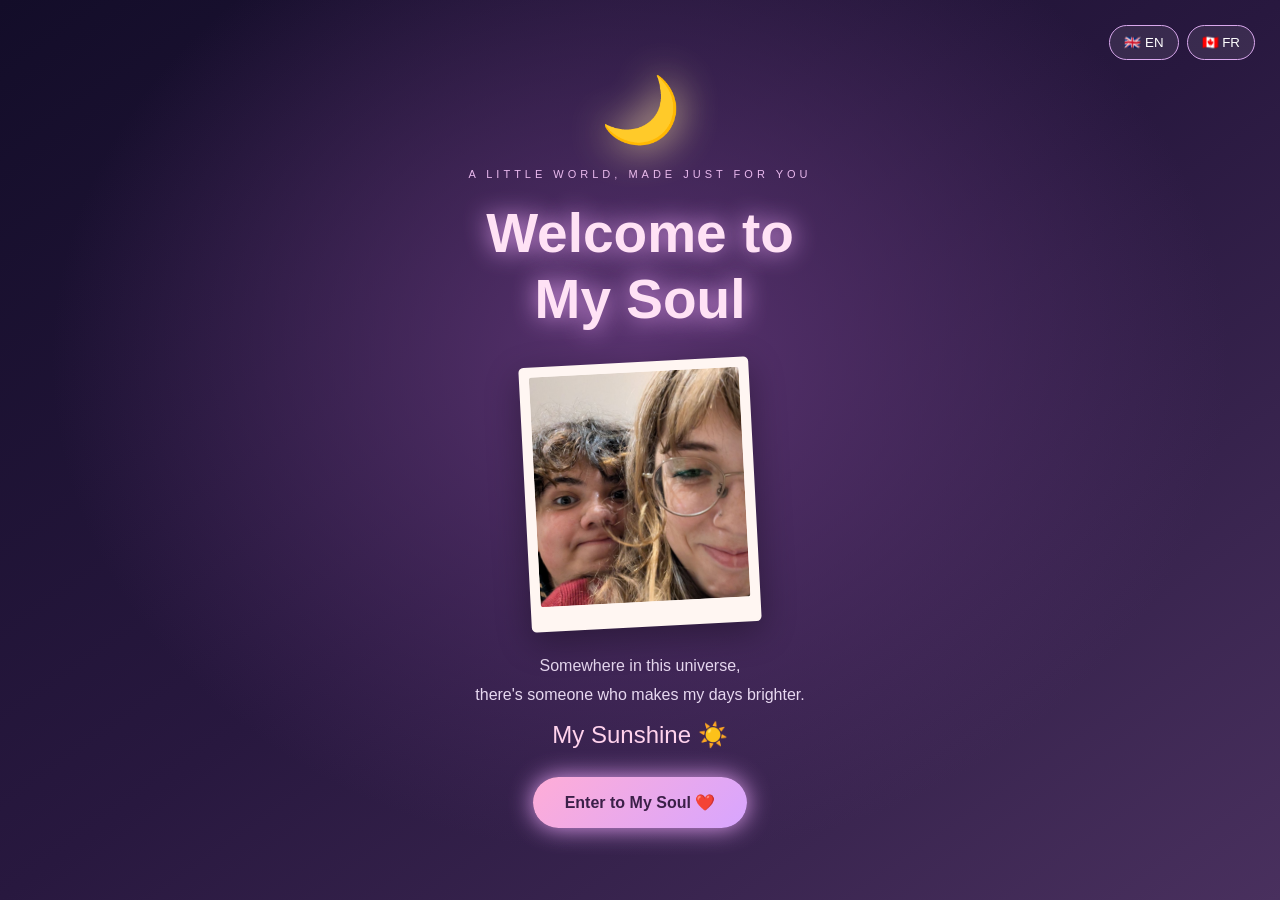
<file: index.html>
<!DOCTYPE html>
<html lang="en">

<head>
    <meta charset="UTF-8">
    <meta name="viewport" content="width=device-width, initial-scale=1.0">
    <title>Our Little Universe 🌙</title>
    <link rel="stylesheet" href="style.css">
</head>

<body>

    <div class="language-switch">
        <button onclick="setLanguage('en')">🇬🇧 EN</button>
        <button onclick="setLanguage('fr')">🇨🇦 FR</button>
    </div>

    <div class="stars"></div>

    <main class="container">

        <div class="moon">🌙</div>

        <p class="small-title" id="subtitle">
            A LITTLE WORLD, MADE JUST FOR YOU
        </p>

        <h1 id="title">
            Welcome to<br>
            My Soul
        </h1>

        <div class="photo-frame">
            <img src="images/imagesphoto1.jpg" alt="Our photo">
        </div>

        <p class="description" id="description">
            Somewhere in this universe,<br>
            there's someone who makes my days brighter.
        </p>

        <p class="sunshine" id="sunshine">
            My Sunshine ☀️
        </p>

        <button class="enter-button" id="enterButton" onclick="enterUniverse()">
            Enter to My Soul ❤️
        </button>

    </main>

    <script src="script.js"></script>

</body>
</html>
</file>
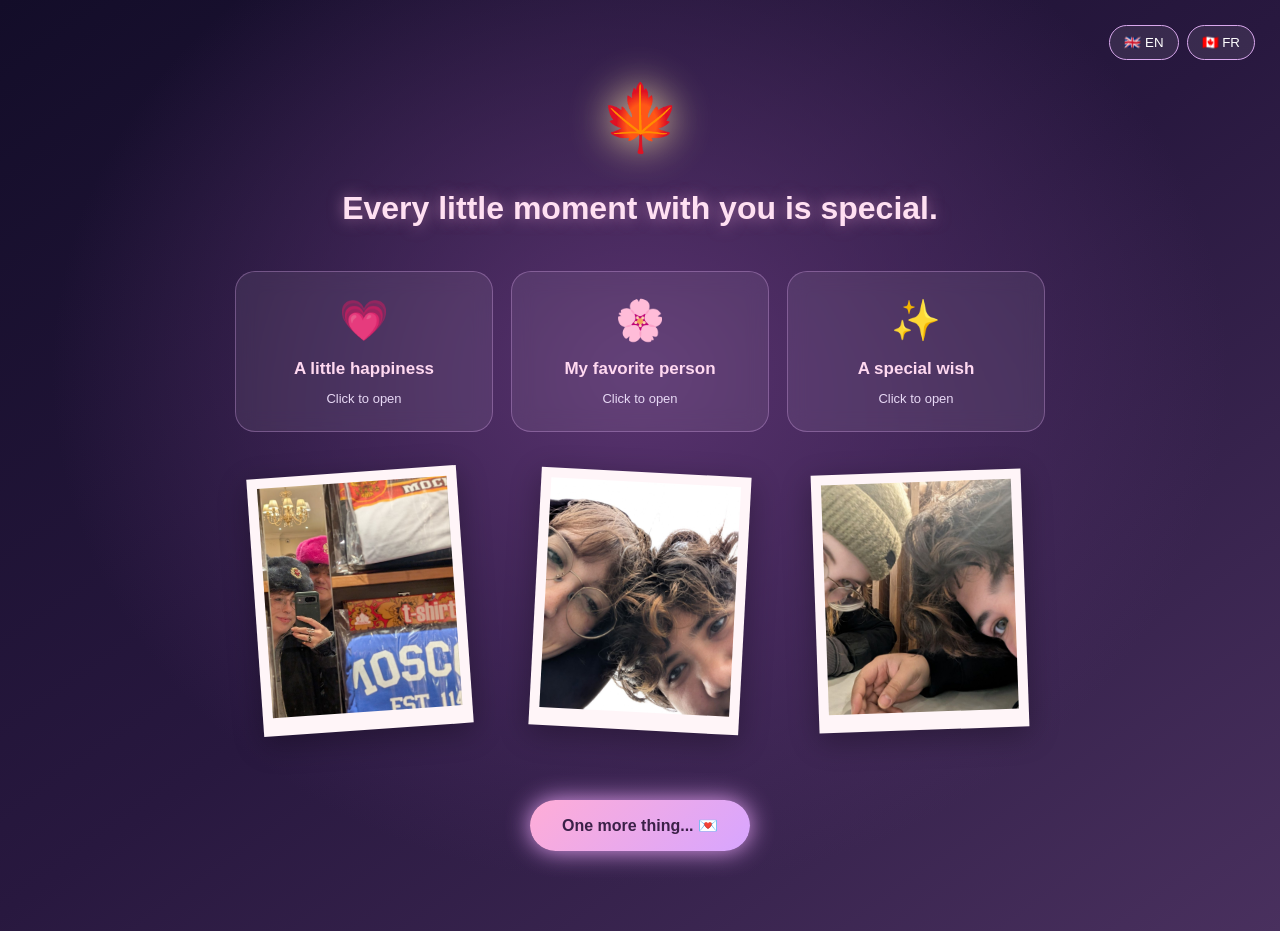
<file: memories.html>
<!DOCTYPE html>
<html lang="en">

<head>
    <meta charset="UTF-8">
    <meta name="viewport" content="width=device-width, initial-scale=1.0">

    <title>Our Memories ❤️</title>

    <link rel="stylesheet" href="style.css">
</head>

<body>

    <div class="language-switch">
        <button onclick="setMemoryLanguage('en')">🇬🇧 EN</button>
        <button onclick="setMemoryLanguage('fr')">🇨🇦 FR</button>
    </div>

    <main class="memories-container">

        <div class="moon maple-leaf">🍁</div>

        <p id="memory-subtitle">
            Every little moment with you is special.
        </p>

        <div class="memory-grid">

            <div class="memory-card" onclick="openMemory(1)">
                <div class="memory-icon">💗</div>
                <h2 id="card-title-1">A little happiness</h2>
                <p id="card-text-1">Click to open</p>
            </div>

            <div class="memory-card" onclick="openMemory(2)">
                <div class="memory-icon">🌸</div>
                <h2 id="card-title-2">My favorite person</h2>
                <p id="card-text-2">Click to open</p>
            </div>

            <div class="memory-card" onclick="openMemory(3)">
                <div class="memory-icon">✨</div>
                <h2 id="card-title-3">A special wish</h2>
                <p id="card-text-3">Click to open</p>
            </div>

        </div>

        <div class="photo-gallery">

    <div class="memory-photo photo-one">
        <img src="images/imagesphoto2.jpg" alt="Our memory">
    </div>

    <div class="memory-photo photo-two">
        <img src="images/imagesphoto3.jpg" alt="Another memory">
    </div>

    <div class="memory-photo photo-three">
        <img src="images/imagesphoto4.jpg" alt="A special memory">
    </div>

</div>

        <button class="enter-button" onclick="goToQuestion()" id="question-button">
            One more thing... 💌
        </button>

    </main>

    <script src="script.js"></script>

</body>
</html>
</file>
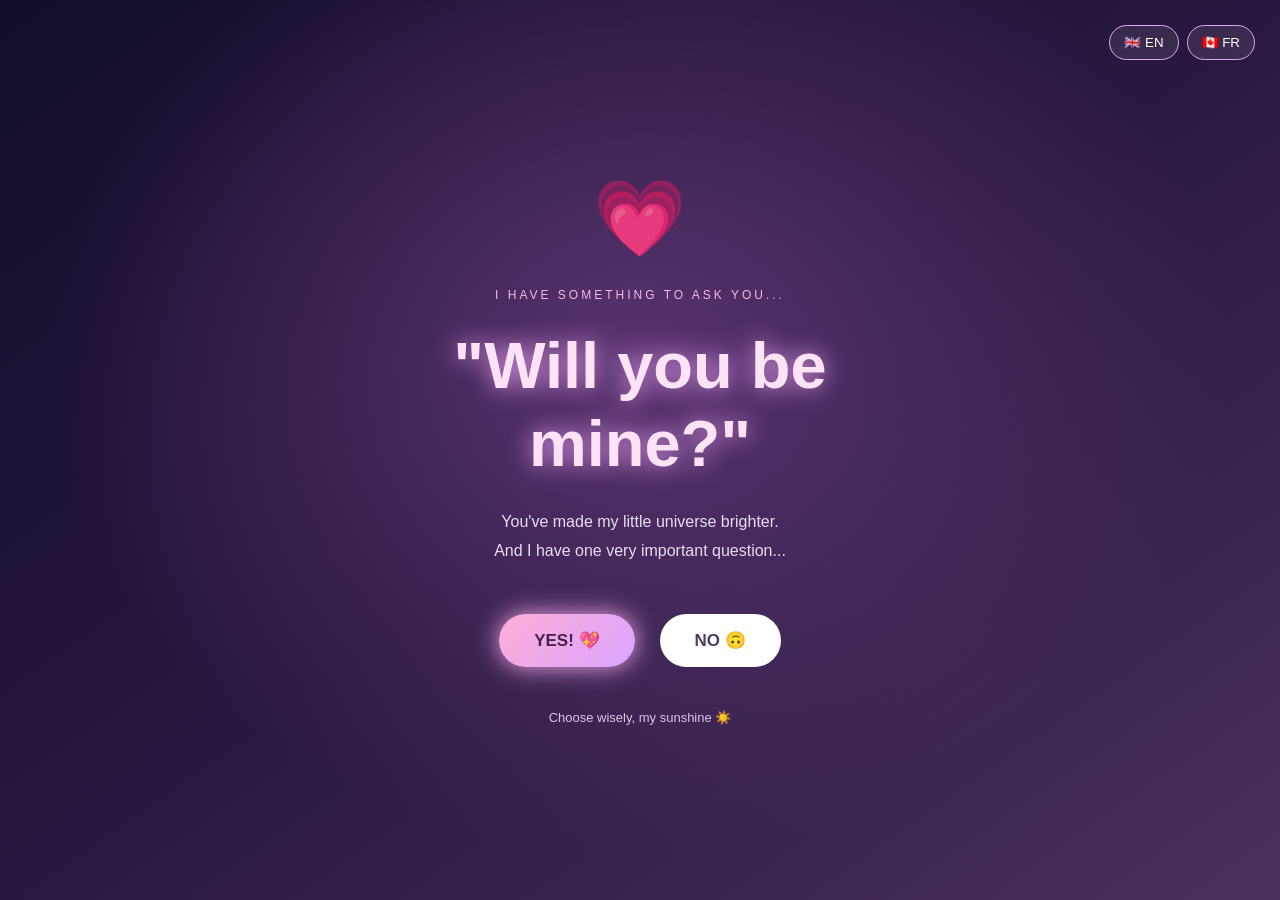
<file: question.html>
<!DOCTYPE html>
<html lang="en">

<head>
    <meta charset="UTF-8">
    <meta name="viewport" content="width=device-width, initial-scale=1.0">

    <title>One Important Question ❤️</title>

    <link rel="stylesheet" href="style.css">
</head>

<body>

    <div class="language-switch">
        <button onclick="setQuestionLanguage('en')">🇬🇧 EN</button>
        <button onclick="setQuestionLanguage('fr')">🇨🇦 FR</button>
    </div>

    <main class="question-container">

        <div class="big-heart">💗</div>

        <p id="question-subtitle">I HAVE SOMETHING TO ASK YOU...</p>

        <h1 id="question-title">
            "Will you be<br>mine?"
        </h1>

        <p id="question-description">
            You've made my little universe brighter.<br>
            And I have one very important question...
        </p>

        <div class="answer-area">
            <button class="yes-button" onclick="sayYes()" id="yes-button">
                YES! 💖
            </button>

            <button class="no-button" id="no-button">
                NO 🙃
            </button>
        </div>

        <p class="question-footer" id="question-footer">
            Choose wisely, my sunshine ☀️
        </p>

    </main>

    <div id="celebration" class="celebration hidden">

        <div class="celebration-content">

            <h1 id="success-title">
                YOU MADE ME THE HAPPIEST! ❤️
            </h1>

            <p id="success-message">
                I can't wait to create a million beautiful memories with you.
            </p>

            <div class="success-heart">💗</div>

            <p id="success-signature">
                I love you, my sunshine ☀️
            </p>

        </div>

    </div>

    <script src="script.js"></script>

</body>
</html>
</file>
<file: style.css>
* {
    margin: 0;
    padding: 0;
    box-sizing: border-box;
}

body {
    min-height: 100vh;
    overflow-x: hidden;
    font-family: 'Segoe UI', sans-serif;
    color: white;

    background:
        radial-gradient(ellipse at 50% 40%, #59336f, transparent 65%),
        linear-gradient(145deg, #130d29, #28183f, #49305e);

    display: flex;
    justify-content: center;
    align-items: center;
    padding: 30px 20px;
}

.language-switch {
    position: absolute;
    top: 25px;
    right: 25px;
    display: flex;
    gap: 8px;
}

.language-switch button {
    padding: 9px 14px;
    border: 1px solid #d9a8ed;
    border-radius: 20px;
    background: #ffffff15;
    color: white;
    cursor: pointer;
}

.container {
    position: relative;
    z-index: 2;
    width: 100%;
    max-width: 650px;
    text-align: center;
    animation: appear 1.5s ease;
}

.moon {
    font-size: 65px;
    margin-bottom: 20px;
    filter: drop-shadow(0 0 20px #ffe6a5);
}

.small-title {
    color: #e9b9ee;
    letter-spacing: 4px;
    font-size: 11px;
    margin-bottom: 20px;
}

h1 {
    font-size: clamp(35px, 7vw, 55px);
    line-height: 1.2;
    color: #ffe2f5;
    text-shadow: 0 0 25px #e7a3f4;
    margin-bottom: 30px;
}

.photo-frame {
    width: 230px;
    margin: 0 auto 25px;
    padding: 10px 10px 25px;
    background: #fff6f2;
    border-radius: 5px;
    transform: rotate(-3deg);
    box-shadow: 0 10px 35px #00000055;
    transition: 0.4s;
}

.photo-frame:hover {
    transform: rotate(0deg) scale(1.05);
}

.photo-frame img {
    display: block;
    width: 100%;
    height: 230px;
    object-fit: cover;
    border-radius: 3px;
}

.description {
    color: #e7d8f0;
    font-size: 16px;
    line-height: 1.8;
    margin-bottom: 12px;
}

.sunshine {
    color: #ffd2ec;
    font-size: 24px;
    margin-bottom: 28px;
}

.enter-button {
    border: none;
    border-radius: 35px;
    padding: 16px 32px;
    background: linear-gradient(135deg, #ffadd7, #d7a5ff);
    color: #3b2048;
    font-size: 16px;
    font-weight: bold;
    cursor: pointer;
    box-shadow: 0 0 25px #e7a3f4;
    transition: 0.3s;
}

.enter-button:hover {
    transform: scale(1.08);
    box-shadow: 0 0 40px #ffb8e8;
}

@keyframes appear {
    from {
        opacity: 0;
        transform: translateY(20px);
    }

    to {
        opacity: 1;
        transform: translateY(0);
    }
}

@media (max-width: 480px) {
    .language-switch {
        top: 15px;
        right: 15px;
    }

    .photo-frame {
        width: 200px;
    }

    .photo-frame img {
        height: 200px;
    }
}

/* MEMORIES PAGE */

.memories-container {
    width: 100%;
    max-width: 850px;
    text-align: center;
    padding: 50px 20px;
    animation: appear 1s ease;
}

.memories-container h1 {
    margin-bottom: 15px;
}

.memories-container > p {
    color: #e8d9f5;
    margin-bottom: 40px;
}

.memory-grid {
    display: grid;
    grid-template-columns: repeat(3, 1fr);
    gap: 18px;
    margin-bottom: 40px;
}

.memory-card {
    background: #ffffff12;
    border: 1px solid #dca9ed55;
    border-radius: 20px;
    padding: 25px 15px;
    cursor: pointer;
    transition: 0.3s;
    backdrop-filter: blur(10px);
}

.memory-card:hover {
    transform: translateY(-8px);
    background: #ffffff25;
    box-shadow: 0 0 25px #dba5f455;
}

.memory-icon {
    font-size: 40px;
    margin-bottom: 15px;
}

.memory-card h2 {
    font-size: 17px;
    color: #ffd8f0;
    margin-bottom: 12px;
}

.memory-card p {
    font-size: 13px;
    color: #e8d9f5;
}

.memory-photo {
    width: 230px;
    margin: 0 auto 35px;
    padding: 10px 10px 25px;
    background: #fff6f2;
    transform: rotate(2deg);
    box-shadow: 0 10px 35px #00000055;
}

.memory-photo img {
    width: 100%;
    height: 230px;
    object-fit: cover;
}

.memory-photo p {
    color: #56364f;
    margin-top: 12px;
    font-size: 14px;
}

@media (max-width: 600px) {
    .memory-grid {
        grid-template-columns: 1fr;
    }

    .memory-card {
        padding: 25px;
    }
}

/* FINAL QUESTION PAGE */

.question-container {
    position: relative;
    z-index: 2;
    width: 100%;
    max-width: 700px;
    text-align: center;
    animation: appear 1.2s ease;
}

.big-heart {
    font-size: 75px;
    margin-bottom: 25px;
    animation: heartbeat 1.5s infinite;
}

#question-subtitle {
    color: #f2b9e9;
    letter-spacing: 3px;
    font-size: 12px;
    margin-bottom: 25px;
}

.question-container h1 {
    font-size: clamp(38px, 7vw, 65px);
    line-height: 1.2;
    margin-bottom: 25px;
}

#question-description {
    color: #eadbf5;
    font-size: 16px;
    line-height: 1.8;
    margin-bottom: 35px;
}

.answer-area {
    position: relative;
    display: flex;
    justify-content: center;
    align-items: center;
    gap: 25px;
    min-height: 80px;
}

.yes-button,
.no-button {
    padding: 16px 35px;
    border: none;
    border-radius: 30px;
    font-size: 17px;
    font-weight: bold;
    cursor: pointer;
    transition: 0.2s;
}

.yes-button {
    background: linear-gradient(135deg, #ffadd7, #d9a5ff);
    color: #43234c;
    box-shadow: 0 0 25px #f3a8e9;
}

.yes-button:hover {
    transform: scale(1.1);
}

.no-button {
    background: #ffffff;
    color: #553b62;
    position: relative;
}

.question-footer {
    color: #d9c6e9;
    font-size: 13px;
    margin-top: 30px;
}

@keyframes heartbeat {
    0%, 100% {
        transform: scale(1);
    }

    50% {
        transform: scale(1.15);
    }
}

/* CELEBRATION */

.celebration {
    position: fixed;
    inset: 0;
    z-index: 10;
    background: linear-gradient(135deg, #241438, #623d78);
    display: flex;
    justify-content: center;
    align-items: center;
    padding: 25px;
    text-align: center;
}

.celebration.hidden {
    display: none;
}

.celebration-content {
    max-width: 600px;
    animation: appear 1s ease;
}

.celebration-content h1 {
    color: #ffd6ef;
    font-size: clamp(30px, 6vw, 50px);
    margin-bottom: 25px;
}

.celebration-content p {
    color: #f1e1fa;
    line-height: 1.8;
    font-size: 17px;
}

.success-heart {
    font-size: 90px;
    margin: 25px;
    animation: heartbeat 1s infinite;
}

#success-signature {
    color: #ffc4e6;
    font-size: 23px;
}


@keyframes fall {
    from {
        transform: translateY(0) rotate(0deg);
        opacity: 1;
    }

    to {
        transform: translateY(110vh) rotate(360deg);
        opacity: 0;
    }
}
/* BIG ROMANTIC SUBTITLE */
#memory-subtitle {
    font-size: clamp(22px, 3vw, 32px);
    font-weight: bold;
    line-height: 1.4;
    color: #ffe0f2;
    text-align: center;
    max-width: 800px;
    margin: 30px auto 40px;
    text-shadow: 0 0 15px rgba(255, 180, 230, 0.5);
}

/* PHOTO GALLERY */
.photo-gallery {
    display: flex;
    justify-content: center;
    align-items: center;
    flex-wrap: wrap;
    gap: 30px;
    margin: 35px auto;
}

.memory-photo {
    width: 210px;
    padding: 10px 10px 18px;
    background: #fff5f8;
    box-shadow: 0 8px 30px rgba(0, 0, 0, 0.3);
    transition: transform 0.3s ease;
}

.memory-photo img {
    width: 100%;
    height: 230px;
    object-fit: cover;
    display: block;
}

.memory-photo p {
    color: #76536e;
    font-size: 13px;
    text-align: center;
    margin: 12px 0 0;
}

.photo-one {
    transform: rotate(-4deg);
}

.photo-two {
    transform: rotate(3deg);
}

.photo-three {
    transform: rotate(-2deg);
}

.memory-photo:hover {
    transform: rotate(0deg) scale(1.07);
    z-index: 3;
}

@media (max-width: 600px) {
    .photo-gallery {
        gap: 25px;
    }

    .memory-photo {
        width: min(210px, 75vw);
    }
}.maple-leaf {
    font-size: 65px;
    animation: mapleGlow 2s ease-in-out infinite alternate;
}

@keyframes mapleGlow {
    from {
        transform: scale(1);
        filter: drop-shadow(0 0 5px #ff6b35);
    }
    to {
        transform: scale(1.15);
        filter: drop-shadow(0 0 20px #ff9b50);
    }
}
</file>
